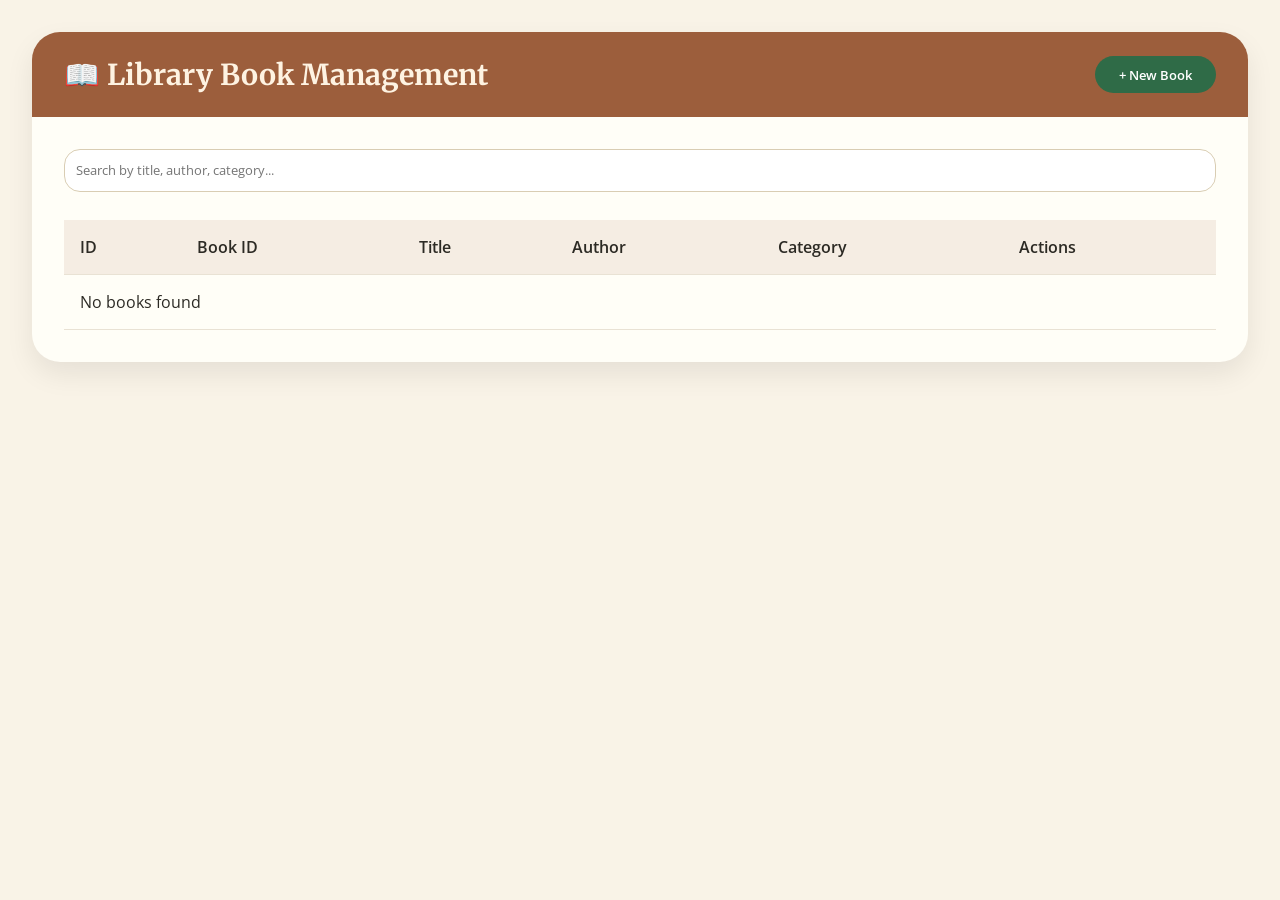
<file: library management/index.html>
<!DOCTYPE html>
<html lang="en">
<head>
    <meta charset="UTF-8">
    <meta name="viewport" content="width=device-width, initial-scale=1.0">
    <title>Library Manager | Monolith</title>
    <link href="https://fonts.googleapis.com/css2?family=Merriweather:wght@400;700&family=Open+Sans:wght@400;500;600&display=swap" rel="stylesheet">
    <style>
        * { margin:0; padding:0; box-sizing:border-box; }
        body {
            background: #f9f3e7;
            font-family: 'Open Sans', sans-serif;
            padding: 2rem;
            color: #2c2a24;
        }
        .container { max-width: 1300px; margin:0 auto; }
        .card {
            background: #fffef7;
            border-radius: 28px;
            box-shadow: 0 12px 28px rgba(0,0,0,0.08);
            overflow: hidden;
        }
        .card-header {
            background: #9c5e3c;
            color: #fef3e2;
            padding: 1.5rem 2rem;
            display: flex;
            justify-content: space-between;
            align-items: center;
            flex-wrap: wrap;
        }
        .card-header h1 { font-family: 'Merriweather', serif; font-weight: 700; font-size: 1.8rem; }
        .btn {
            border: none;
            padding: 0.6rem 1.5rem;
            border-radius: 50px;
            font-weight: 600;
            cursor: pointer;
            font-family: 'Open Sans', sans-serif;
            transition: all 0.2s;
        }
        .btn-primary { background: #2f6b47; color: white; }
        .btn-primary:hover { background: #1f4a31; }
        .btn-warning { background: #d68b2c; color: white; }
        .btn-danger { background: #bc4a2c; color: white; }
        .btn-sm { padding: 0.3rem 1rem; font-size: 0.8rem; }
        table { width:100%; border-collapse: collapse; }
        th, td { text-align: left; padding: 1rem; border-bottom: 1px solid #e9e2d4; }
        th { background: #f5ede3; font-weight: 600; }
        .modal {
            display: none; position: fixed; top:0; left:0; width:100%; height:100%;
            background: rgba(0,0,0,0.4); justify-content: center; align-items: center;
        }
        .modal-content {
            background: white; padding: 2rem; border-radius: 24px; width: 90%; max-width: 500px;
        }
        .form-group { margin-bottom: 1rem; }
        label { font-weight: 600; display: block; margin-bottom: 0.4rem; }
        input, select { width:100%; padding: 0.7rem; border:1px solid #d9cdb3; border-radius: 16px; font-family: inherit; }
        .search-bar { margin-bottom: 1.8rem; display: flex; gap:0.8rem; }
        .search-bar input { flex:1; }
        footer { text-align: center; margin-top: 2rem; color: #8b765c; }
    </style>
</head>
<body>
<div class="container">
    <div class="card">
        <div class="card-header">
            <h1>📖 Library Book Management</h1>
            <button class="btn btn-primary" onclick="openModal()">+ New Book</button>
        </div>
        <div style="padding: 2rem;">
            <div class="search-bar">
                <input type="text" id="searchBook" placeholder="Search by title, author, category..." onkeyup="renderBooks()">
            </div>
            <div style="overflow-x: auto;">
                <table>
                    <thead><tr><th>ID</th><th>Book ID</th><th>Title</th><th>Author</th><th>Category</th><th>Actions</th></tr></thead>
                    <tbody id="bookList"></tbody>
                </table>
            </div>
        </div>
    </div>
    
</div>

<div id="bookModal" class="modal">
    <div class="modal-content">
        <h2 id="modalBookTitle" style="margin-bottom: 1rem;">Add / Edit Book</h2>
        <input type="hidden" id="editBookId">
        <div class="form-group"><label>Book ID (unique)</label><input type="text" id="bookId" placeholder="e.g. B-1001"></div>
        <div class="form-group"><label>Title</label><input type="text" id="title" placeholder="The Pragmatic Programmer"></div>
        <div class="form-group"><label>Author</label><input type="text" id="author" placeholder="David Thomas"></div>
        <div class="form-group"><label>Category</label><input type="text" id="category" placeholder="Technology"></div>
        <div style="display: flex; gap: 1rem; justify-content: flex-end;">
            <button class="btn" style="background:#ddd;" onclick="closeModal()">Cancel</button>
            <button class="btn btn-primary" onclick="saveBook()">Save</button>
        </div>
    </div>
</div>

<script>
    let books = JSON.parse(localStorage.getItem('libraryBooks')) || [];
    let nextId = books.length ? Math.max(...books.map(b=>b.id)) + 1 : 1;

    function saveBooks() { localStorage.setItem('libraryBooks', JSON.stringify(books)); }
    function renderBooks() {
        let search = document.getElementById('searchBook').value.toLowerCase();
        let filtered = books.filter(b => b.title.toLowerCase().includes(search) || b.author.toLowerCase().includes(search) || b.category.toLowerCase().includes(search));
        let tbody = document.getElementById('bookList');
        if(filtered.length===0) { tbody.innerHTML='<tr><td colspan="6">No books found</td></tr>'; return; }
        tbody.innerHTML = filtered.map(b => `
            <tr>
                <td>${b.id}</td><td>${escapeHtml(b.bookId)}</td><td>${escapeHtml(b.title)}</td><td>${escapeHtml(b.author)}</td><td>${escapeHtml(b.category)}</td>
                <td><button class="btn btn-warning btn-sm" onclick="editBook(${b.id})">Edit</button> <button class="btn btn-danger btn-sm" onclick="deleteBook(${b.id})">Delete</button></td>
            </tr>
        `).join('');
    }
    function openModal(book=null) {
        document.getElementById('bookModal').style.display = 'flex';
        if(book) {
            document.getElementById('editBookId').value = book.id;
            document.getElementById('bookId').value = book.bookId;
            document.getElementById('title').value = book.title;
            document.getElementById('author').value = book.author;
            document.getElementById('category').value = book.category;
        } else {
            document.getElementById('editBookId').value = '';
            document.getElementById('bookId').value = '';
            document.getElementById('title').value = '';
            document.getElementById('author').value = '';
            document.getElementById('category').value = '';
        }
    }
    function closeModal() { document.getElementById('bookModal').style.display = 'none'; }
    function saveBook() {
        let id = document.getElementById('editBookId').value;
        let bookId = document.getElementById('bookId').value.trim();
        let title = document.getElementById('title').value.trim();
        let author = document.getElementById('author').value.trim();
        let category = document.getElementById('category').value.trim();
        if(!bookId || !title || !author || !category) { alert('All fields required'); return; }
        if(id) {
            let idx = books.findIndex(b=>b.id==id);
            if(idx!==-1) books[idx] = {...books[idx], bookId, title, author, category};
        } else {
            if(books.some(b=>b.bookId===bookId)) { alert('Book ID must be unique'); return; }
            books.push({ id: nextId++, bookId, title, author, category });
        }
        saveBooks(); renderBooks(); closeModal();
    }
    function editBook(id) { let b = books.find(b=>b.id===id); if(b) openModal(b); }
    function deleteBook(id) { if(confirm('Remove this book?')) { books = books.filter(b=>b.id!==id); saveBooks(); renderBooks(); } }
    function escapeHtml(str) { return str.replace(/[&<>]/g, function(m){return m==='&'?'&amp;':m==='<'?'&lt;':'&gt;';}); }
    window.onload = renderBooks;
    window.onclick = e => { if(e.target===document.getElementById('bookModal')) closeModal(); };
</script>
</body>
</html>
</file>
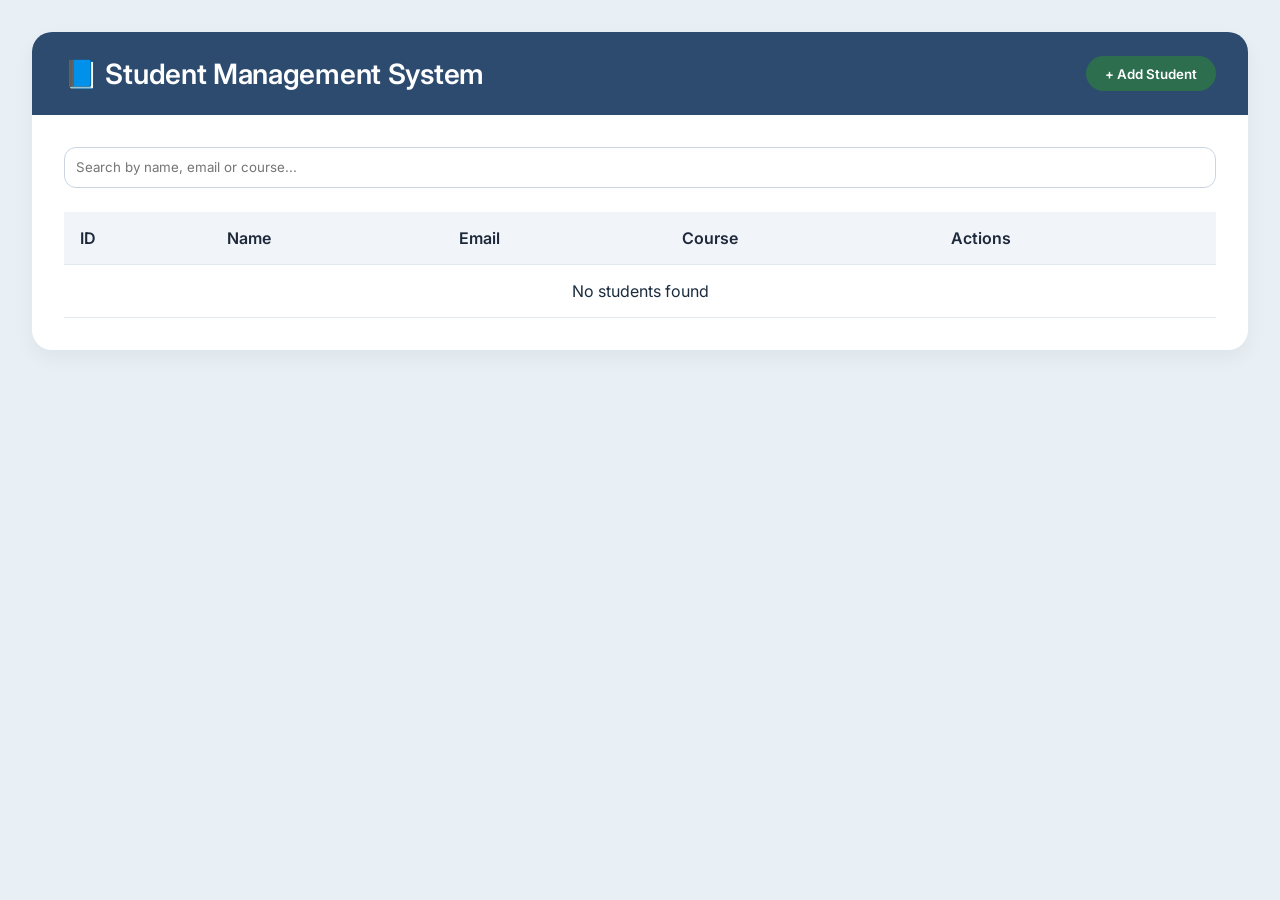
<file: student management/index.html>
<!DOCTYPE html>
<html lang="en">
<head>
    <meta charset="UTF-8">
    <meta name="viewport" content="width=device-width, initial-scale=1.0">
    <title>Student Management | Monolith</title>
    <link href="https://fonts.googleapis.com/css2?family=Inter:opsz,wght@14..32,400;14..32,500;14..32,600;14..32,700&display=swap" rel="stylesheet">
    <style>
        * { margin: 0; padding: 0; box-sizing: border-box; }
        body {
            background: #e9f0f5;
            font-family: 'Inter', sans-serif;
            padding: 2rem;
            color: #1a2c3e;
        }
        .container { max-width: 1280px; margin: 0 auto; }
        .card {
            background: white;
            border-radius: 20px;
            box-shadow: 0 8px 20px rgba(0,0,0,0.05);
            overflow: hidden;
            margin-bottom: 2rem;
        }
        .card-header {
            background: #2c4b6e;
            color: white;
            padding: 1.5rem 2rem;
            display: flex;
            justify-content: space-between;
            align-items: center;
            flex-wrap: wrap;
        }
        .card-header h1 { font-weight: 600; font-size: 1.75rem; letter-spacing: -0.3px; }
        .btn {
            border: none;
            padding: 0.6rem 1.2rem;
            border-radius: 40px;
            font-weight: 600;
            cursor: pointer;
            font-family: 'Inter', sans-serif;
            transition: 0.2s;
        }
        .btn-primary { background: #2c6e4e; color: white; }
        .btn-primary:hover { background: #1e4f37; }
        .btn-warning { background: #e6a017; color: white; }
        .btn-danger { background: #b13e3e; color: white; }
        .btn-sm { padding: 0.3rem 0.9rem; font-size: 0.85rem; }
        table {
            width: 100%;
            border-collapse: collapse;
        }
        th, td {
            text-align: left;
            padding: 1rem;
            border-bottom: 1px solid #e2e8f0;
        }
        th { background: #f1f5f9; font-weight: 600; color: #1e293b; }
        .modal {
            display: none;
            position: fixed;
            top: 0; left: 0;
            width: 100%; height: 100%;
            background: rgba(0,0,0,0.5);
            justify-content: center;
            align-items: center;
        }
        .modal-content {
            background: white;
            padding: 2rem;
            border-radius: 24px;
            width: 90%;
            max-width: 500px;
        }
        .form-group { margin-bottom: 1rem; }
        label { font-weight: 500; display: block; margin-bottom: 0.5rem; }
        input, select { width: 100%; padding: 0.7rem; border: 1px solid #cbd5e1; border-radius: 12px; font-family: inherit; }
        .search-bar { margin-bottom: 1.5rem; display: flex; gap: 0.5rem; }
        .search-bar input { flex: 1; }
        .action-btns { display: flex; gap: 0.5rem; }
        footer { text-align: center; margin-top: 2rem; color: #5b6e8c; font-size: 0.85rem; }
    </style>
</head>
<body>
<div class="container">
    <div class="card">
        <div class="card-header">
            <h1>📘 Student Management System</h1>
            <button class="btn btn-primary" onclick="openAddModal()">+ Add Student</button>
        </div>
        <div class="card-body" style="padding: 2rem;">
            <div class="search-bar">
                <input type="text" id="searchInput" placeholder="Search by name, email or course..." onkeyup="renderStudents()">
            </div>
            <div style="overflow-x: auto;">
                <table id="studentTable">
                    <thead>
                        <tr><th>ID</th><th>Name</th><th>Email</th><th>Course</th><th>Actions</th></tr>
                    </thead>
                    <tbody id="studentList"></tbody>
                </table>
            </div>
        </div>
    </div>
  
</div>

<!-- Modal -->
<div id="studentModal" class="modal">
    <div class="modal-content">
        <h2 id="modalTitle" style="margin-bottom: 1.5rem;">Add Student</h2>
        <input type="hidden" id="editId">
        <div class="form-group"><label>Full Name</label><input type="text" id="name" placeholder="e.g. Alice Johnson"></div>
        <div class="form-group"><label>Email</label><input type="email" id="email" placeholder="alice@example.com"></div>
        <div class="form-group"><label>Course</label><input type="text" id="course" placeholder="Computer Science"></div>
        <div style="display: flex; gap: 1rem; justify-content: flex-end;">
            <button class="btn" style="background:#cbd5e1;" onclick="closeModal()">Cancel</button>
            <button class="btn btn-primary" onclick="saveStudent()">Save</button>
        </div>
    </div>
</div>

<script>
    let students = JSON.parse(localStorage.getItem('students')) || [];
    let nextId = students.length ? Math.max(...students.map(s=>s.id)) + 1 : 1;

    function saveToLocal() { localStorage.setItem('students', JSON.stringify(students)); }

    function renderStudents() {
        const search = document.getElementById('searchInput').value.toLowerCase();
        let filtered = students.filter(s => s.name.toLowerCase().includes(search) || s.email.toLowerCase().includes(search) || s.course.toLowerCase().includes(search));
        const tbody = document.getElementById('studentList');
        if(filtered.length === 0) {
            tbody.innerHTML = '<tr><td colspan="5" style="text-align:center;">No students found</td></tr>';
            return;
        }
        tbody.innerHTML = filtered.map(s => `
            <tr>
                <td>${s.id}</td><td>${escapeHtml(s.name)}</td><td>${escapeHtml(s.email)}</td><td>${escapeHtml(s.course)}</td>
                <td class="action-btns">
                    <button class="btn btn-warning btn-sm" onclick="editStudent(${s.id})">Edit</button>
                    <button class="btn btn-danger btn-sm" onclick="deleteStudent(${s.id})">Delete</button>
                </td>
            </tr>
        `).join('');
    }

    function openAddModal() {
        document.getElementById('modalTitle').innerText = 'Add Student';
        document.getElementById('editId').value = '';
        document.getElementById('name').value = '';
        document.getElementById('email').value = '';
        document.getElementById('course').value = '';
        document.getElementById('studentModal').style.display = 'flex';
    }

    function closeModal() { document.getElementById('studentModal').style.display = 'none'; }

    function saveStudent() {
        const id = document.getElementById('editId').value;
        const name = document.getElementById('name').value.trim();
        const email = document.getElementById('email').value.trim();
        const course = document.getElementById('course').value.trim();
        if(!name || !email || !course) { alert('Please fill all fields'); return; }
        if(id) { // edit
            const index = students.findIndex(s => s.id == id);
            if(index !== -1) { students[index] = { ...students[index], name, email, course }; }
        } else { // add
            students.push({ id: nextId++, name, email, course });
        }
        saveToLocal();
        renderStudents();
        closeModal();
    }

    function editStudent(id) {
        const student = students.find(s => s.id === id);
        if(student) {
            document.getElementById('modalTitle').innerText = 'Edit Student';
            document.getElementById('editId').value = student.id;
            document.getElementById('name').value = student.name;
            document.getElementById('email').value = student.email;
            document.getElementById('course').value = student.course;
            document.getElementById('studentModal').style.display = 'flex';
        }
    }

    function deleteStudent(id) {
        if(confirm('Permanently delete this student?')) {
            students = students.filter(s => s.id !== id);
            saveToLocal();
            renderStudents();
        }
    }

    function escapeHtml(str) { return str.replace(/[&<>]/g, function(m){ if(m === '&') return '&amp;'; if(m === '<') return '&lt;'; if(m === '>') return '&gt;'; return m;}); }
    window.onload = () => { renderStudents(); };
    window.onclick = (e) => { if(e.target === document.getElementById('studentModal')) closeModal(); };
</script>
</body>
</html>
</file>
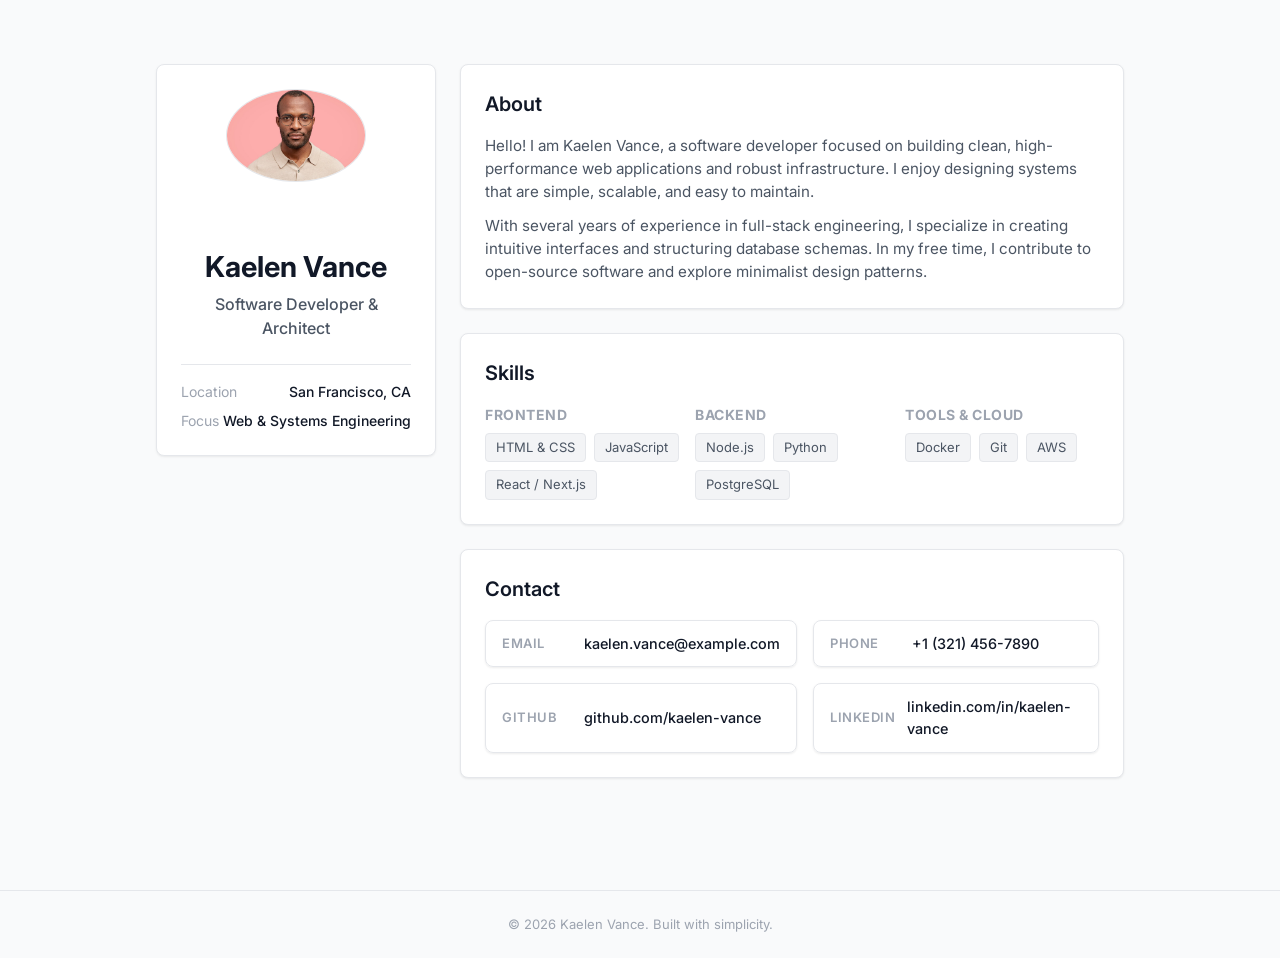
<file: Week 8/task 1/index.html>
<!DOCTYPE html>
<html lang="en">
<head>
  <meta charset="UTF-8">
  <meta name="viewport" content="width=device-width, initial-scale=1.0">
  <meta name="description" content="Personal profile page of Kaelen Vance, a software developer and system designer.">
  <title>Kaelen Vance | Software Developer</title>
  
  <!-- Fonts -->
  <link rel="preconnect" href="https://fonts.googleapis.com">
  <link rel="preconnect" href="https://fonts.gstatic.com" crossorigin>
  <link href="https://fonts.googleapis.com/css2?family=Inter:wght@300;400;500;600;700&display=swap" rel="stylesheet">
  
  <!-- CSS Stylesheet -->
  <link rel="stylesheet" href="style.css">
</head>
<body>

  <main class="profile-container">
    
    <!-- HERO / PROFILE SUMMARY -->
    <section class="hero-panel">
      <div class="avatar-container">
        <img src="avatar.png" alt="Kaelen Vance Profile Picture" class="profile-avatar" id="profile-pic">
      </div>
      
      <h1 class="profile-name">Kaelen Vance</h1>
      <p class="profile-title">Software Developer & Architect</p>
      
      <div class="quick-meta">
        <div class="meta-item">
          <span class="meta-label">Location</span>
          <span class="meta-val">San Francisco, CA</span>
        </div>
        <div class="meta-item">
          <span class="meta-label">Focus</span>
          <span class="meta-val">Web & Systems Engineering</span>
        </div>
      </div>
    </section>

    <!-- DETAILED CONTENT -->
    <div class="details-panel">
      
      <!-- ABOUT SECTION -->
      <section class="info-section">
        <h2 class="section-title">About</h2>
        <p class="bio-text">
          Hello! I am Kaelen Vance, a software developer focused on building clean, high-performance web applications and robust infrastructure. I enjoy designing systems that are simple, scalable, and easy to maintain.
        </p>
        <p class="bio-text">
          With several years of experience in full-stack engineering, I specialize in creating intuitive interfaces and structuring database schemas. In my free time, I contribute to open-source software and explore minimalist design patterns.
        </p>
      </section>

      <!-- SKILLS SECTION -->
      <section class="info-section">
        <h2 class="section-title">Skills</h2>
        <div class="skills-grid">
          <div class="skill-category">
            <h3>Frontend</h3>
            <div class="skill-tags">
              <span class="skill-tag">HTML & CSS</span>
              <span class="skill-tag">JavaScript</span>
              <span class="skill-tag">React / Next.js</span>
            </div>
          </div>
          <div class="skill-category">
            <h3>Backend</h3>
            <div class="skill-tags">
              <span class="skill-tag">Node.js</span>
              <span class="skill-tag">Python</span>
              <span class="skill-tag">PostgreSQL</span>
            </div>
          </div>
          <div class="skill-category">
            <h3>Tools & Cloud</h3>
            <div class="skill-tags">
              <span class="skill-tag">Docker</span>
              <span class="skill-tag">Git</span>
              <span class="skill-tag">AWS</span>
            </div>
          </div>
        </div>
      </section>

      <!-- CONTACT SECTION -->
      <section class="info-section">
        <h2 class="section-title">Contact</h2>
        <div class="contact-methods">
          <a href="mailto:kaelen.vance@example.com" class="contact-item" id="contact-email">
            <span class="contact-icon-text">Email</span>
            <span class="contact-value">kaelen.vance@example.com</span>
          </a>

          <a href="tel:+13214567890" class="contact-item" id="contact-phone">
            <span class="contact-icon-text">Phone</span>
            <span class="contact-value">+1 (321) 456-7890</span>
          </a>

          <a href="https://github.com" target="_blank" rel="noopener noreferrer" class="contact-item" id="contact-github">
            <span class="contact-icon-text">GitHub</span>
            <span class="contact-value">github.com/kaelen-vance</span>
          </a>

          <a href="https://linkedin.com" target="_blank" rel="noopener noreferrer" class="contact-item" id="contact-linkedin">
            <span class="contact-icon-text">LinkedIn</span>
            <span class="contact-value">linkedin.com/in/kaelen-vance</span>
          </a>
        </div>
      </section>

    </div>

  </main>
  
  <footer class="system-footer">
    <p>&copy; 2026 Kaelen Vance. Built with simplicity.</p>
  </footer>

</body>
</html>
</file>
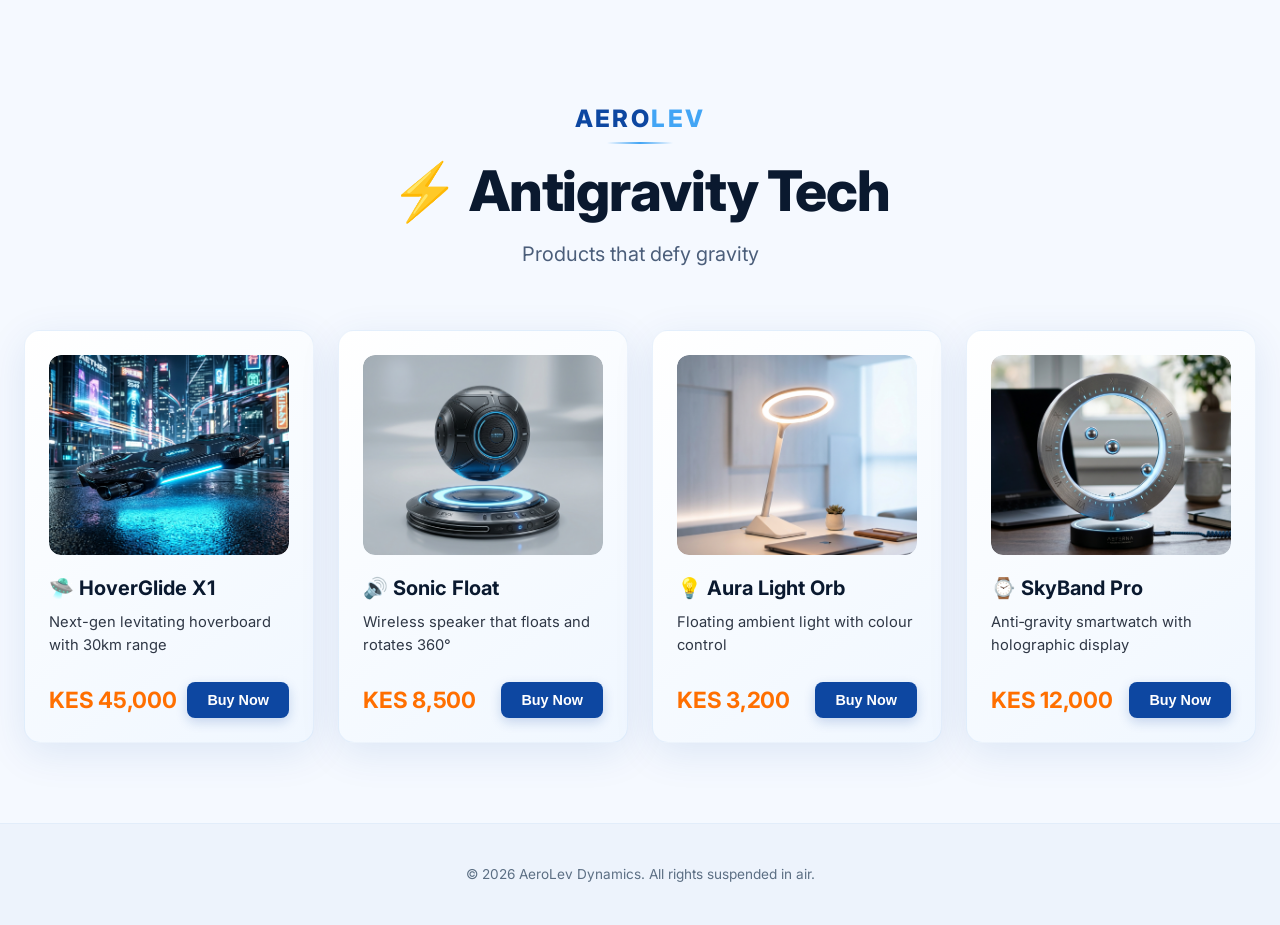
<file: Week 8/task 2/index.html>
<!DOCTYPE html>
<html lang="en">
<head>
  <meta charset="UTF-8">
  <meta name="viewport" content="width=device-width, initial-scale=1.0">
  <title>AeroLev | Antigravity Tech & Levitating Gadgets</title>
  <!-- Google Fonts - Inter -->
  <link rel="preconnect" href="https://fonts.googleapis.com">
  <link rel="preconnect" href="https://fonts.gstatic.com" crossorigin>
  <link href="https://fonts.googleapis.com/css2?family=Inter:wght@300;400;500;600;700;800&display=swap" rel="stylesheet">
  <link rel="stylesheet" href="style.css">
</head>
<body>
  <!-- Background Glow Orbs -->
  <div class="bg-orb orb-1"></div>
  <div class="bg-orb orb-2"></div>

  <!-- Header Section -->
  <header class="main-header">
    <div class="header-container">
      <div class="logo">Aero<span>Lev</span></div>
      <h1 class="header-title">⚡ Antigravity Tech</h1>
      <p class="header-subtitle">Products that defy gravity</p>
    </div>
  </header>

  <!-- Product Showcase Section -->
  <main class="showcase-container">
    <div class="product-grid" id="productGrid">
      
      <!-- Product 1: HoverGlide X1 -->
      <article class="product-card" id="product1">
        <div class="product-image-wrapper">
          <img src="assets/hoverboard.jpg" alt="HoverGlide X1" class="product-image">
          <div class="hover-glow"></div>
        </div>
        <div class="product-info">
          <h2 class="product-name">🛸 HoverGlide X1</h2>
          <p class="product-desc">Next-gen levitating hoverboard with 30km range</p>
          <div class="product-footer">
            <span class="price">KES 45,000</span>
            <button class="cta-button" aria-label="Purchase HoverGlide X1">Buy Now</button>
          </div>
        </div>
      </article>

      <!-- Product 2: Sonic Float -->
      <article class="product-card" id="product2">
        <div class="product-image-wrapper">
          <img src="assets/speaker.jpg" alt="Sonic Float Speaker" class="product-image">
          <div class="hover-glow"></div>
        </div>
        <div class="product-info">
          <h2 class="product-name">🔊 Sonic Float</h2>
          <p class="product-desc">Wireless speaker that floats and rotates 360°</p>
          <div class="product-footer">
            <span class="price">KES 8,500</span>
            <button class="cta-button" aria-label="Purchase Sonic Float">Buy Now</button>
          </div>
        </div>
      </article>

      <!-- Product 3: Aura Light Orb -->
      <article class="product-card" id="product3">
        <div class="product-image-wrapper">
          <img src="assets/lamp.jpg" alt="Aura Light Orb" class="product-image">
          <div class="hover-glow"></div>
        </div>
        <div class="product-info">
          <h2 class="product-name">💡 Aura Light Orb</h2>
          <p class="product-desc">Floating ambient light with colour control</p>
          <div class="product-footer">
            <span class="price">KES 3,200</span>
            <button class="cta-button" aria-label="Purchase Aura Light Orb">Buy Now</button>
          </div>
        </div>
      </article>

      <!-- Product 4: SkyBand Pro -->
      <article class="product-card" id="product4">
        <div class="product-image-wrapper">
          <img src="assets/clock.jpg" alt="SkyBand Pro" class="product-image">
          <div class="hover-glow"></div>
        </div>
        <div class="product-info">
          <h2 class="product-name">⌚ SkyBand Pro</h2>
          <p class="product-desc">Anti‑gravity smartwatch with holographic display</p>
          <div class="product-footer">
            <span class="price">KES 12,000</span>
            <button class="cta-button" aria-label="Purchase SkyBand Pro">Buy Now</button>
          </div>
        </div>
      </article>

    </div>
  </main>

  <!-- Footer -->
  <footer class="main-footer">
    <p>&copy; 2026 AeroLev Dynamics. All rights suspended in air.</p>
  </footer>
</body>
</html>
</file>
<file: Week 8/task 1/style.css>
/* ==========================================================================
   DESIGN TOKENS & VARIABLES (SIMPLE THEME)
   ========================================================================== */
:root {
  --bg-primary: #f9fafb;
  --bg-card: #ffffff;
  --text-primary: #111827;
  --text-secondary: #4b5563;
  --text-muted: #9ca3af;
  --accent: #2563eb;
  --accent-hover: #1d4ed8;
  --border-color: #e5e7eb;
  --border-radius: 8px;
  --transition-speed: 0.2s;
  --shadow: 0 1px 3px 0 rgba(0, 0, 0, 0.05), 0 1px 2px 0 rgba(0, 0, 0, 0.03);
  --shadow-hover: 0 4px 6px -1px rgba(0, 0, 0, 0.05), 0 2px 4px -1px rgba(0, 0, 0, 0.03);
}

/* ==========================================================================
   BASE RESETS
   ========================================================================== */
*, *::before, *::after {
  box-sizing: border-box;
  margin: 0;
  padding: 0;
}

body {
  font-family: 'Inter', -apple-system, BlinkMacSystemFont, "Segoe UI", Roboto, Helvetica, Arial, sans-serif;
  background-color: var(--bg-primary);
  color: var(--text-primary);
  line-height: 1.5;
  min-height: 100vh;
  display: flex;
  flex-direction: column;
  justify-content: space-between;
}

/* ==========================================================================
   CONTAINER & LAYOUT (FLEXBOX DESIGN)
   ========================================================================== */
.profile-container {
  display: flex;
  flex-direction: column;
  gap: 24px;
  max-width: 1000px;
  margin: 32px auto;
  padding: 0 16px;
  width: 100%;
}

/* ==========================================================================
   HERO / SIDEBAR PANEL
   ========================================================================== */
.hero-panel {
  background: var(--bg-card);
  border: 1px solid var(--border-color);
  border-radius: var(--border-radius);
  padding: 24px;
  box-shadow: var(--shadow);
  display: flex;
  flex-direction: column;
  align-items: center;
  text-align: center;
}

.avatar-container {
  width: 140px;
  height: 140px;
  margin-bottom: 16px;
}

.profile-avatar {
  width: 100%;
  height: auto;
  max-width: 100%;
  border-radius: 50%;
  border: 1px solid var(--border-color);
  object-fit: cover;
}

.profile-name {
  font-size: 1.8rem;
  font-weight: 700;
  color: var(--text-primary);
  margin-bottom: 4px;
}

.profile-title {
  font-size: 1rem;
  color: var(--text-secondary);
  font-weight: 500;
  margin-bottom: 24px;
}

.quick-meta {
  width: 100%;
  border-top: 1px solid var(--border-color);
  padding-top: 16px;
  display: flex;
  flex-direction: column;
  gap: 8px;
  text-align: left;
}

.meta-item {
  display: flex;
  justify-content: space-between;
  font-size: 0.875rem;
}

.meta-label {
  color: var(--text-muted);
}

.meta-val {
  color: var(--text-primary);
  font-weight: 500;
}

/* ==========================================================================
   DETAILS PANEL
   ========================================================================== */
.details-panel {
  display: flex;
  flex-direction: column;
  gap: 24px;
  flex: 1;
}

.info-section {
  background: var(--bg-card);
  border: 1px solid var(--border-color);
  border-radius: var(--border-radius);
  padding: 24px;
  box-shadow: var(--shadow);
}

.section-title {
  font-size: 1.25rem;
  font-weight: 600;
  margin-bottom: 16px;
  color: var(--text-primary);
}

.bio-text {
  color: var(--text-secondary);
  font-size: 0.95rem;
  margin-bottom: 12px;
}

.bio-text:last-child {
  margin-bottom: 0;
}

/* SKILLS MATRIX */
.skills-grid {
  display: flex;
  flex-direction: column;
  gap: 16px;
}

.skill-category h3 {
  font-size: 0.875rem;
  color: var(--text-muted);
  text-transform: uppercase;
  margin-bottom: 8px;
  letter-spacing: 0.5px;
}

.skill-tags {
  display: flex;
  flex-wrap: wrap;
  gap: 8px;
}

.skill-tag {
  background: #f3f4f6;
  border: 1px solid var(--border-color);
  padding: 4px 10px;
  border-radius: 4px;
  font-size: 0.8125rem;
  color: var(--text-secondary);
}

/* CONTACT LIST */
.contact-methods {
  display: flex;
  flex-direction: column;
  gap: 12px;
}

.contact-item {
  display: flex;
  align-items: center;
  gap: 12px;
  text-decoration: none;
  border: 1px solid var(--border-color);
  padding: 12px 16px;
  border-radius: var(--border-radius);
  transition: background-color var(--transition-speed), border-color var(--transition-speed), box-shadow var(--transition-speed);
  box-shadow: var(--shadow);
}

.contact-icon-text {
  font-size: 0.8125rem;
  font-weight: 600;
  text-transform: uppercase;
  letter-spacing: 0.5px;
  color: var(--text-muted);
  width: 70px;
}

.contact-value {
  font-size: 0.9rem;
  color: var(--text-primary);
  font-weight: 500;
}

.contact-item:hover {
  background-color: #f9fafb;
  border-color: var(--accent);
  box-shadow: var(--shadow-hover);
}

.contact-item:hover .contact-value {
  color: var(--accent);
}

/* ==========================================================================
   FOOTER
   ========================================================================== */
.system-footer {
  margin-top: 48px;
  padding: 24px 16px;
  border-top: 1px solid var(--border-color);
  text-align: center;
  font-size: 0.8125rem;
  color: var(--text-muted);
}

/* ==========================================================================
   MEDIA QUERIES (RESPONSIVENESS)
   ========================================================================== */

/* MOBILE VIEWPORTS (width <= 767px) */
@media screen and (max-width: 767px) {
  .profile-container {
    margin: 16px auto;
    gap: 16px;
  }
  
  .hero-panel, .info-section {
    padding: 16px;
  }
  
  .profile-name {
    font-size: 1.5rem;
  }
  
  .avatar-container {
    width: 120px;
    height: 120px;
  }
  
  .contact-item {
    padding: 10px 12px;
  }
}

/* TABLET VIEWPORTS (width >= 768px and width < 1024px) */
@media screen and (min-width: 768px) {
  .skills-grid {
    flex-direction: row;
    justify-content: space-between;
  }
  
  .skill-category {
    flex: 1;
  }
  
  .contact-methods {
    display: grid;
    grid-template-columns: repeat(2, 1fr);
    gap: 12px;
  }
}

/* DESKTOP VIEWPORTS (width >= 1024px) */
@media screen and (min-width: 1024px) {
  .profile-container {
    flex-direction: row; /* Horizontal Side-by-Side Flex Layout */
    align-items: flex-start;
    gap: 24px;
    margin: 64px auto;
  }
  
  .hero-panel {
    width: 280px;
    position: sticky;
    top: 32px;
  }
  
  .details-panel {
    gap: 24px;
  }
  
  .skills-grid {
    flex-direction: row;
    justify-content: space-between;
    gap: 16px;
  }
  
  .skill-category {
    flex: 1;
  }
  
  .contact-methods {
    display: grid;
    grid-template-columns: repeat(2, 1fr);
    gap: 16px;
  }
}
</file>
<file: Week 8/task 2/style.css>
/* ==========================================================================
   Antigravity Tech - CSS Stylesheet for Product Showcase
   ========================================================================== */

/* --- Design Tokens / CSS Variables --- */
:root {
  --primary-blue: #0D47A1;
  --secondary-blue: #1976D2;
  --accent-glow: #42A5F5;
  --highlight-color: #FF6F00;
  --bg-color: #F5F9FF;
  --text-heading: #0A192F;
  --text-body: #1A2332;
  --card-bg-gradient: linear-gradient(145deg, #ffffff, #f0f7ff);
  --font-main: 'Inter', -apple-system, BlinkMacSystemFont, "Segoe UI", Roboto, sans-serif;
}

/* --- Base Resets & Typography --- */
* {
  box-sizing: border-box;
  margin: 0;
  padding: 0;
}

html, body {
  width: 100%;
  min-height: 100vh;
  font-family: var(--font-main);
  background-color: var(--bg-color);
  color: var(--text-body);
  line-height: 1.6;
  overflow-x: hidden;
  display: flex;
  flex-direction: column;
}

/* --- Ambient Floating Blobs (Background) --- */
.bg-orb {
  position: absolute;
  border-radius: 50%;
  filter: blur(100px);
  z-index: -1;
  opacity: 0.4;
  animation: orbFloat 25s ease-in-out infinite alternate;
}

.orb-1 {
  width: 350px;
  height: 350px;
  background: var(--accent-glow);
  top: 10%;
  left: -100px;
}

.orb-2 {
  width: 450px;
  height: 450px;
  background: rgba(25, 118, 210, 0.2);
  bottom: 10%;
  right: -100px;
  animation-duration: 30s;
  animation-delay: -7s;
}

@keyframes orbFloat {
  0% { transform: translate(0, 0) scale(1); }
  50% { transform: translate(50px, -80px) scale(1.1); }
  100% { transform: translate(-40px, 50px) scale(0.9); }
}

/* --- Header Styling --- */
.main-header {
  padding: 60px 20px 40px;
  text-align: center;
  position: relative;
  z-index: 1;
}

.header-container {
  max-width: 800px;
  margin: 0 auto;
}

.logo {
  font-size: 1.5rem;
  font-weight: 800;
  letter-spacing: 0.1em;
  color: var(--primary-blue);
  text-transform: uppercase;
  margin-bottom: 20px;
  display: inline-block;
  position: relative;
}

.logo span {
  color: var(--accent-glow);
}

.logo::after {
  content: '';
  position: absolute;
  bottom: -6px;
  left: 25%;
  width: 50%;
  height: 2px;
  background: linear-gradient(90deg, transparent, var(--accent-glow), transparent);
}

.header-title {
  font-size: 2.5rem;
  font-weight: 800;
  color: var(--text-heading);
  line-height: 1.2;
  margin-bottom: 12px;
  letter-spacing: -0.02em;
}

.header-subtitle {
  font-size: 1.1rem;
  color: #4b5e7a;
  max-width: 600px;
  margin: 0 auto;
  font-weight: 400;
}

/* --- Showcase Container & Grid --- */
.showcase-container {
  flex: 1;
  width: 100%;
  max-width: 1300px;
  margin: 0 auto;
  padding: 0 24px 80px;
  z-index: 1;
}

/* Responsive Grid using CSS Grid */
.product-grid {
  display: grid;
  grid-template-columns: repeat(auto-fit, minmax(260px, 1fr));
  gap: 30px;
}

/* --- Product Card Styling --- */
.product-card {
  background: #FFFFFF;
  background-image: var(--card-bg-gradient);
  border-radius: 16px;
  padding: 20px;
  box-shadow: 0 10px 40px rgba(13, 71, 161, 0.10);
  transition: all 0.4s cubic-bezier(0.25, 0.46, 0.45, 0.94);
  border: 1px solid rgba(25, 118, 210, 0.08);
  display: flex;
  flex-direction: column;
  height: 100%;
}

/* 🌊 FLOATING ANIMATION (ALTERNATING CARDS) */
@keyframes float {
  0%, 100% { transform: translateY(0px); }
  50% { transform: translateY(-6px); }
}

.product-card:nth-child(1) { animation: float 3.5s ease-in-out infinite; }
.product-card:nth-child(3) { animation: float 3.5s ease-in-out infinite; }
.product-card:nth-child(2) { animation: float 4.2s ease-in-out infinite; }
.product-card:nth-child(4) { animation: float 4.2s ease-in-out infinite; }

.product-card:hover {
  animation-play-state: paused; /* Pause floating keyframes on hover */
  transform: translateY(-12px);
  box-shadow: 0 30px 80px rgba(13, 71, 161, 0.20);
  border-color: rgba(66, 165, 245, 0.4);
}

/* Product Image Wrapper with hover scaling & glow */
.product-image-wrapper {
  position: relative;
  border-radius: 12px;
  overflow: hidden;
  margin-bottom: 20px;
  flex-shrink: 0;
  height: 200px;
}

.product-card img {
  width: 100%;
  height: 100%;
  object-fit: cover;
  border-radius: 12px;
  transition: transform 0.3s ease;
}

.product-card:hover img {
  transform: scale(1.03);
}

.hover-glow {
  position: absolute;
  top: 0;
  left: 0;
  width: 100%;
  height: 100%;
  box-shadow: inset 0 0 30px rgba(66, 165, 245, 0);
  transition: box-shadow 0.3s ease;
  pointer-events: none;
}

.product-card:hover .hover-glow {
  box-shadow: inset 0 0 30px rgba(66, 165, 245, 0.25);
}

/* Info Details inside Card */
.product-info {
  display: flex;
  flex-direction: column;
  flex-grow: 1;
}

.product-name {
  font-size: 1.25rem;
  font-weight: 700;
  color: var(--text-heading);
  margin-bottom: 10px;
  line-height: 1.3;
}

.product-desc {
  font-size: 0.92rem;
  color: var(--text-body);
  margin-bottom: 24px;
  flex-grow: 1;
  opacity: 0.9;
}

/* Footer Section inside Card (Price + Button) */
.product-footer {
  display: flex;
  align-items: center;
  justify-content: space-between;
  margin-top: auto;
}

.price {
  color: var(--highlight-color);
  font-weight: 700;
  font-size: 1.4rem;
  letter-spacing: -0.01em;
}

/* Premium Buy CTA Button */
.cta-button {
  background: var(--primary-blue);
  color: #ffffff;
  border: none;
  padding: 10px 20px;
  border-radius: 8px;
  font-weight: 600;
  font-size: 0.9rem;
  cursor: pointer;
  transition: all 0.3s cubic-bezier(0.165, 0.84, 0.44, 1);
  box-shadow: 0 4px 12px rgba(13, 71, 161, 0.2);
}

.cta-button:hover {
  background: var(--secondary-blue);
  transform: translateY(-2px);
  box-shadow: 0 6px 18px rgba(25, 118, 210, 0.3);
}

.cta-button:active {
  transform: translateY(0);
}

/* --- Main Footer Styling --- */
.main-footer {
  text-align: center;
  padding: 40px 20px;
  background: rgba(13, 71, 161, 0.03);
  border-top: 1px solid rgba(25, 118, 210, 0.05);
  font-size: 0.85rem;
  color: #5c6f84;
}

/* ==========================================================================
   Breakpoints for Responsive Adjustments (Mobile-First Layout overrides)
   ========================================================================== */

/* Tablet Breakpoint (min-width: 768px) */
@media screen and (min-width: 768px) {
  .main-header {
    padding: 80px 24px 50px;
  }
  
  .header-title {
    font-size: 3rem;
  }

  .product-grid {
    grid-template-columns: repeat(2, 1fr);
    gap: 30px;
  }
}

/* Desktop Breakpoint (min-width: 1024px) */
@media screen and (min-width: 1024px) {
  .main-header {
    padding: 100px 24px 60px;
  }

  .header-title {
    font-size: 3.5rem;
  }

  .header-subtitle {
    font-size: 1.25rem;
  }

  .product-grid {
    grid-template-columns: repeat(4, 1fr); /* Exactly 4 columns for 4 items */
    gap: 24px;
  }
  
  .product-card {
    padding: 24px;
  }
}
</file>
